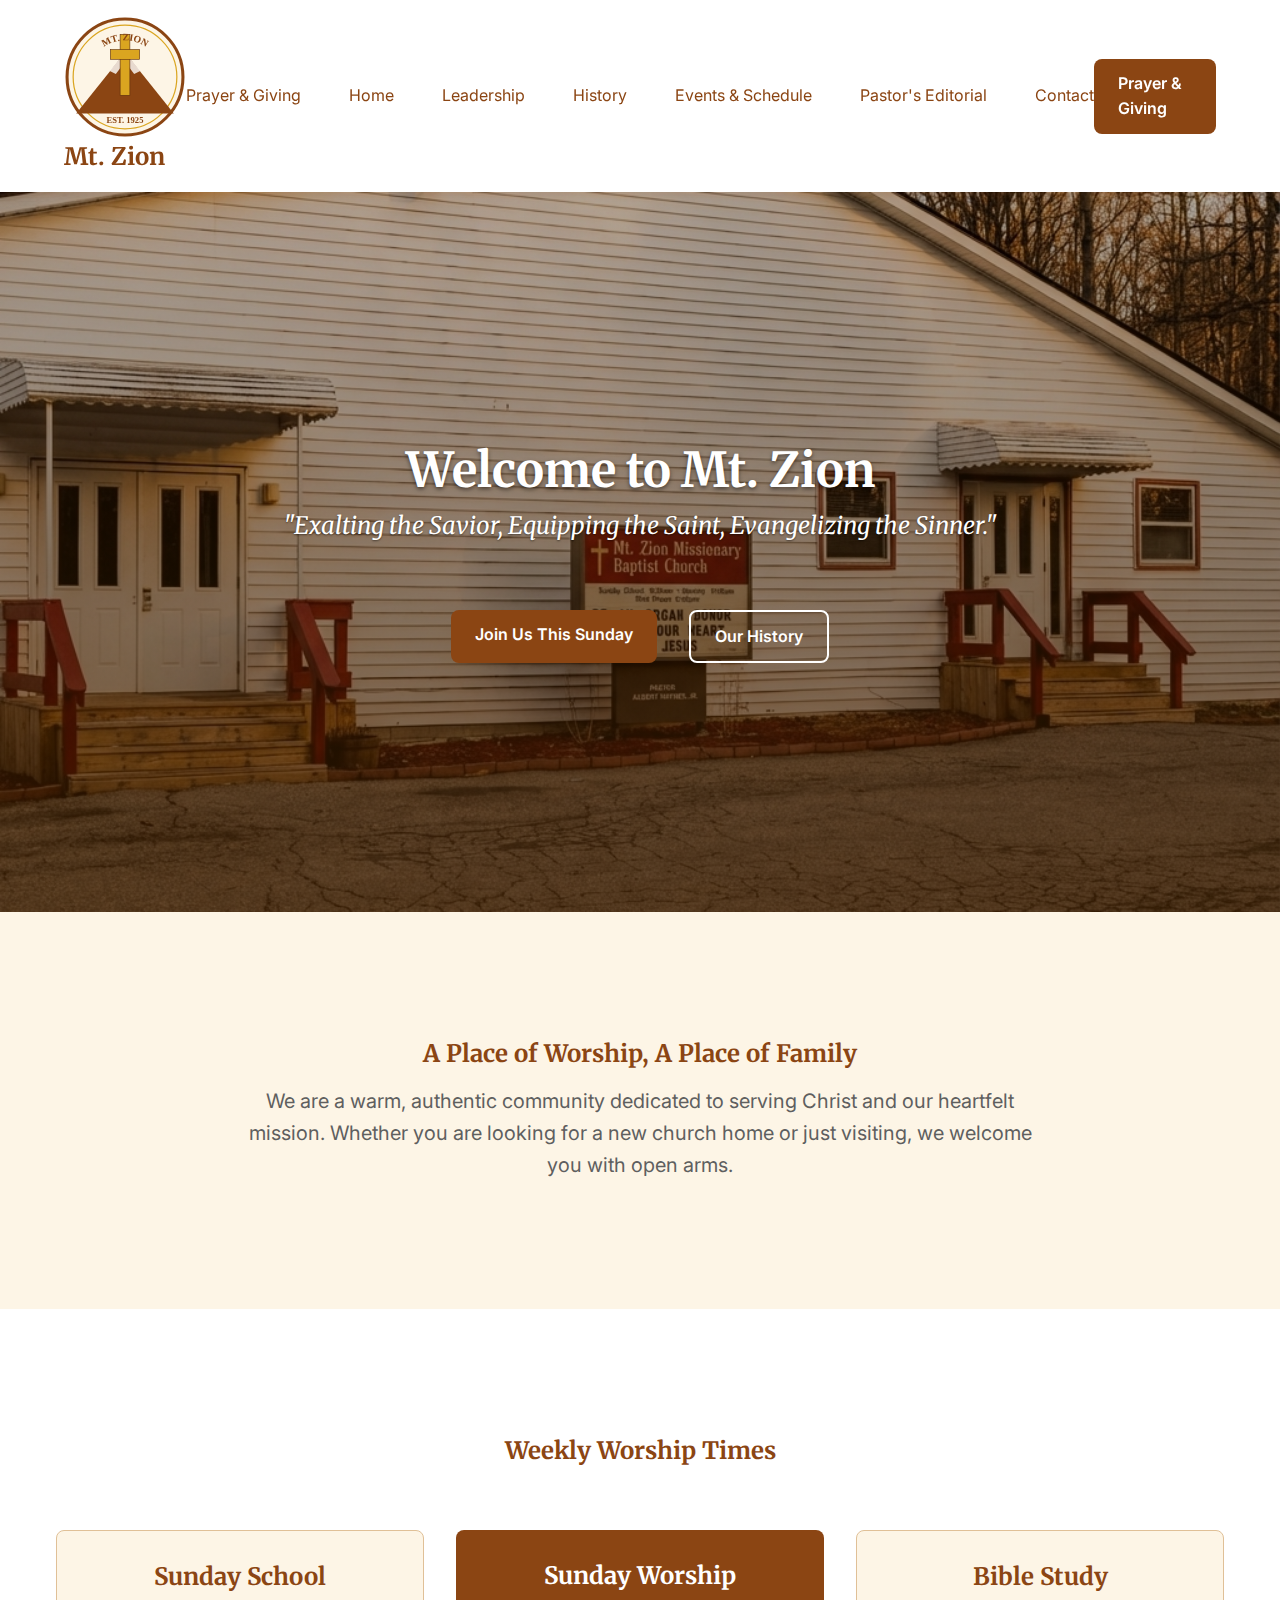
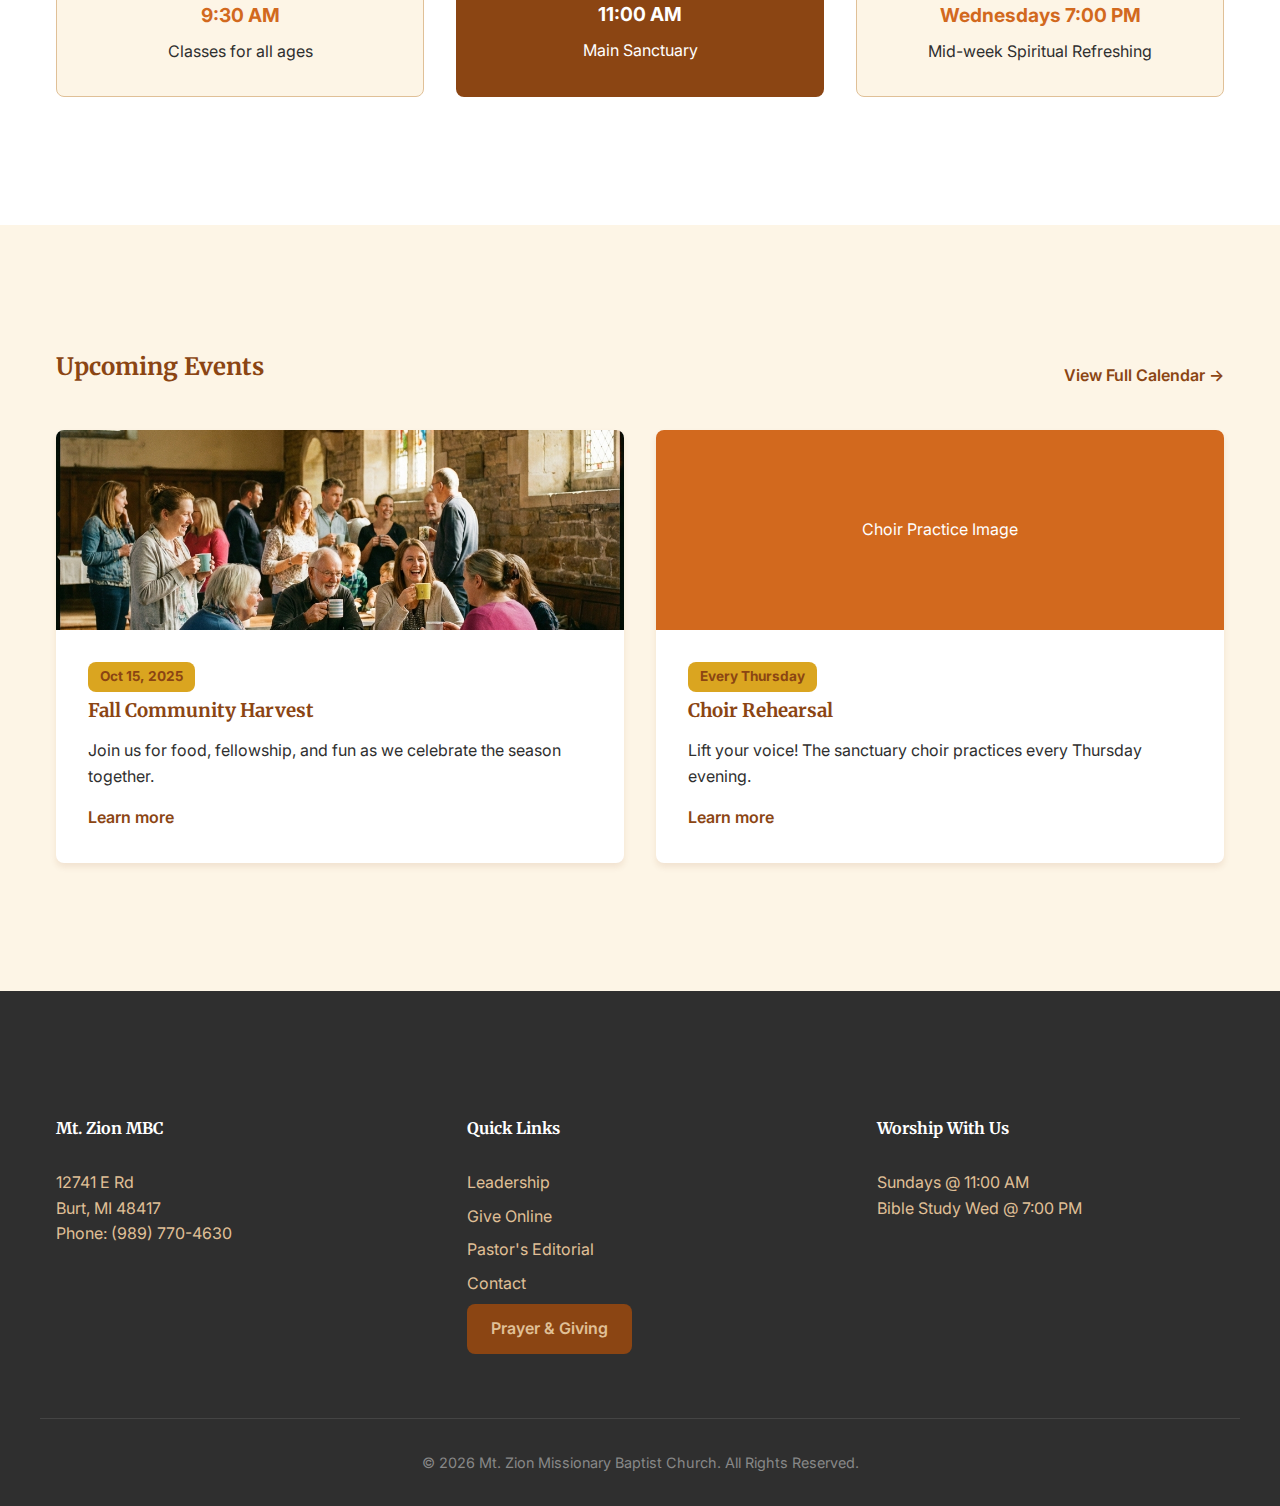
<file: index.html>
<!DOCTYPE html>
<html lang="en">

<head>
    <meta charset="UTF-8">
    <title>Mt. Zion Missionary Baptist Church</title>
    <meta name="description"
        content="Mt. Zion Missionary Baptist Church - Exalting the Savior, Equipping the Saint, Evangelizing the Sinner. Join us for worship in Burt, MI.">
    <meta name="viewport" content="width=device-width, initial-scale=1.0">
    <link rel="icon" type="image/svg+xml" href="assets/logo.svg">

    <!-- Open Graph / Facebook -->
    <meta property="og:type" content="website">
    <meta property="og:url" content="https://www.mzmbchurch.org/">
    <meta property="og:title" content="Mt. Zion Missionary Baptist Church">
    <meta property="og:description"
        content="A warm, authentic community dedicated to serving Christ. Join us for Sunday worship at 11:00 AM.">
    <meta property="og:image" content="assets/hero.jpg">
    <!-- Google Fonts: Merriweather for headings, Inter for body -->
    <link rel="preconnect" href="https://fonts.googleapis.com">
    <link rel="preconnect" href="https://fonts.gstatic.com" crossorigin>
    <link
        href="https://fonts.googleapis.com/css2?family=Inter:wght@400;500;600&family=Merriweather:wght@400;700&display=swap"
        rel="stylesheet">
    <link rel="stylesheet" href="styles.css">
</head>

<body>
    <!-- Navigation -->
    <nav class="navbar">
        <div class="container nav-container">
            <a href="index.html" class="logo">
                <img src="assets/logo.svg" alt="Mt. Zion MBC Logo">
                <span>Mt. Zion</span>
            </a>
            <button class="nav-toggle" aria-label="Toggle navigation">
                <span class="hamburger">☰</span>
            </button>
            <ul class="nav-links">
                <!-- Links Centered -->
                <li class="nav-item-giving"><a href="giving.html">Prayer & Giving</a></li>
                <li><a href="index.html" class="active">Home</a></li>
                <li><a href="leadership.html">Leadership</a></li>
                <li><a href="history.html">History</a></li>
                <li><a href="events.html">Events & Schedule</a></li>
                <li><a href="editorial.html">Pastor's Editorial</a></li>
                <li><a href="contact.html">Contact</a></li>

            </ul>
            <a href="giving.html" class="btn btn-primary nav-btn desktop-only">Prayer & Giving</a>
        </div>
    </nav>

    <!-- Hero Section -->
    <header class="hero">
        <div class="hero-overlay"></div>
        <div class="hero-content container text-center">
            <h1>Welcome to Mt. Zion</h1>
            <p class="mission-statement">"Exalting the Savior, Equipping the Saint, Evangelizing the Sinner."</p>
            <div class="hero-buttons">
                <a href="#services" class="btn btn-primary">Join Us This Sunday</a>
                <a href="history.html" class="btn btn-outline-light">Our History</a>
            </div>
        </div>
    </header>

    <!-- Welcome / Intro -->
    <section class="section section-welcome">
        <div class="container text-center">
            <h2>A Place of Worship, A Place of Family</h2>
            <p class="lead-text">We are a warm, authentic community dedicated to serving Christ and our heartfelt
                mission. Whether you are looking for a new church home or just visiting, we welcome you with open arms.
            </p>
        </div>
    </section>

    <!-- Service Times (High Visibility) -->
    <section id="services" class="section section-services">
        <div class="container">
            <h2 class="text-center">Weekly Worship Times</h2>
            <div class="services-grid">
                <div class="service-card">
                    <h3>Sunday School</h3>
                    <p class="time">9:30 AM</p>
                    <p class="details">Classes for all ages</p>
                </div>
                <div class="service-card highlight">
                    <h3>Sunday Worship</h3>
                    <p class="time">11:00 AM</p>
                    <p class="details">Main Sanctuary</p>
                </div>
                <div class="service-card">
                    <h3>Bible Study</h3>
                    <p class="time">Wednesdays 7:00 PM</p>
                    <p class="details">Mid-week Spiritual Refreshing</p>
                </div>
            </div>
        </div>
    </section>

    <!-- Featured Events Preview -->
    <section class="section section-events-preview">
        <div class="container">
            <div class="section-header">
                <h2>Upcoming Events</h2>
                <a href="events.html" class="link-arrow">View Full Calendar &rarr;</a>
            </div>
            <div class="events-grid">
                <!-- Event Placeholder 1 -->
                <article class="event-card">
                    <div class="event-image">
                        <img src="assets/community_placeholder.png" alt="Community Gathering at Church">
                    </div>
                    <div class="event-details">
                        <span class="event-date">Oct 15, 2025</span>
                        <h3>Fall Community Harvest</h3>
                        <p>Join us for food, fellowship, and fun as we celebrate the season together.</p>
                        <a href="#" class="read-more">Learn more</a>
                    </div>
                </article>
                <!-- Event Placeholder 2 -->
                <article class="event-card">
                    <div class="event-imagePlaceholder"
                        style="background-color: var(--color-secondary); height: 200px; display: flex; align-items: center; justify-content: center; color: white;">
                        <span>Choir Practice Image</span>
                    </div>
                    <div class="event-details">
                        <span class="event-date">Every Thursday</span>
                        <h3>Choir Rehearsal</h3>
                        <p>Lift your voice! The sanctuary choir practices every Thursday evening.</p>
                        <a href="#" class="read-more">Learn more</a>
                    </div>
                </article>
            </div>
        </div>
    </section>

    <!-- Footer -->
    <footer class="footer">
        <div class="container footer-content">
            <div class="footer-col">
                <h4>Mt. Zion MBC</h4>
                <p>12741 E Rd<br>Burt, MI 48417</p>
                <p>Phone: (989) 770-4630</p>
            </div>
            <div class="footer-col">
                <h4>Quick Links</h4>
                <ul>
                    <li><a href="leadership.html">Leadership</a></li>
                    <li><a href="giving.html">Give Online</a></li>
                    <li><a href="editorial.html">Pastor's Editorial</a></li>
                    <li><a href="contact.html">Contact</a></li>
                </ul>
                <a href="giving.html" class="btn btn-primary nav-btn desktop-only">Prayer & Giving</a>
            </div>
            <div class="footer-col">
                <h4>Worship With Us</h4>
                <p>Sundays @ 11:00 AM</p>
                <p>Bible Study Wed @ 7:00 PM</p>
            </div>
        </div>
        <div class="container footer-bottom text-center">
            <p>&copy; <span id="current-year"></span> Mt. Zion Missionary Baptist Church. All Rights Reserved.</p>
        </div>
    </footer>
    <script src="script.js"></script>
</body>

</html>
</file>
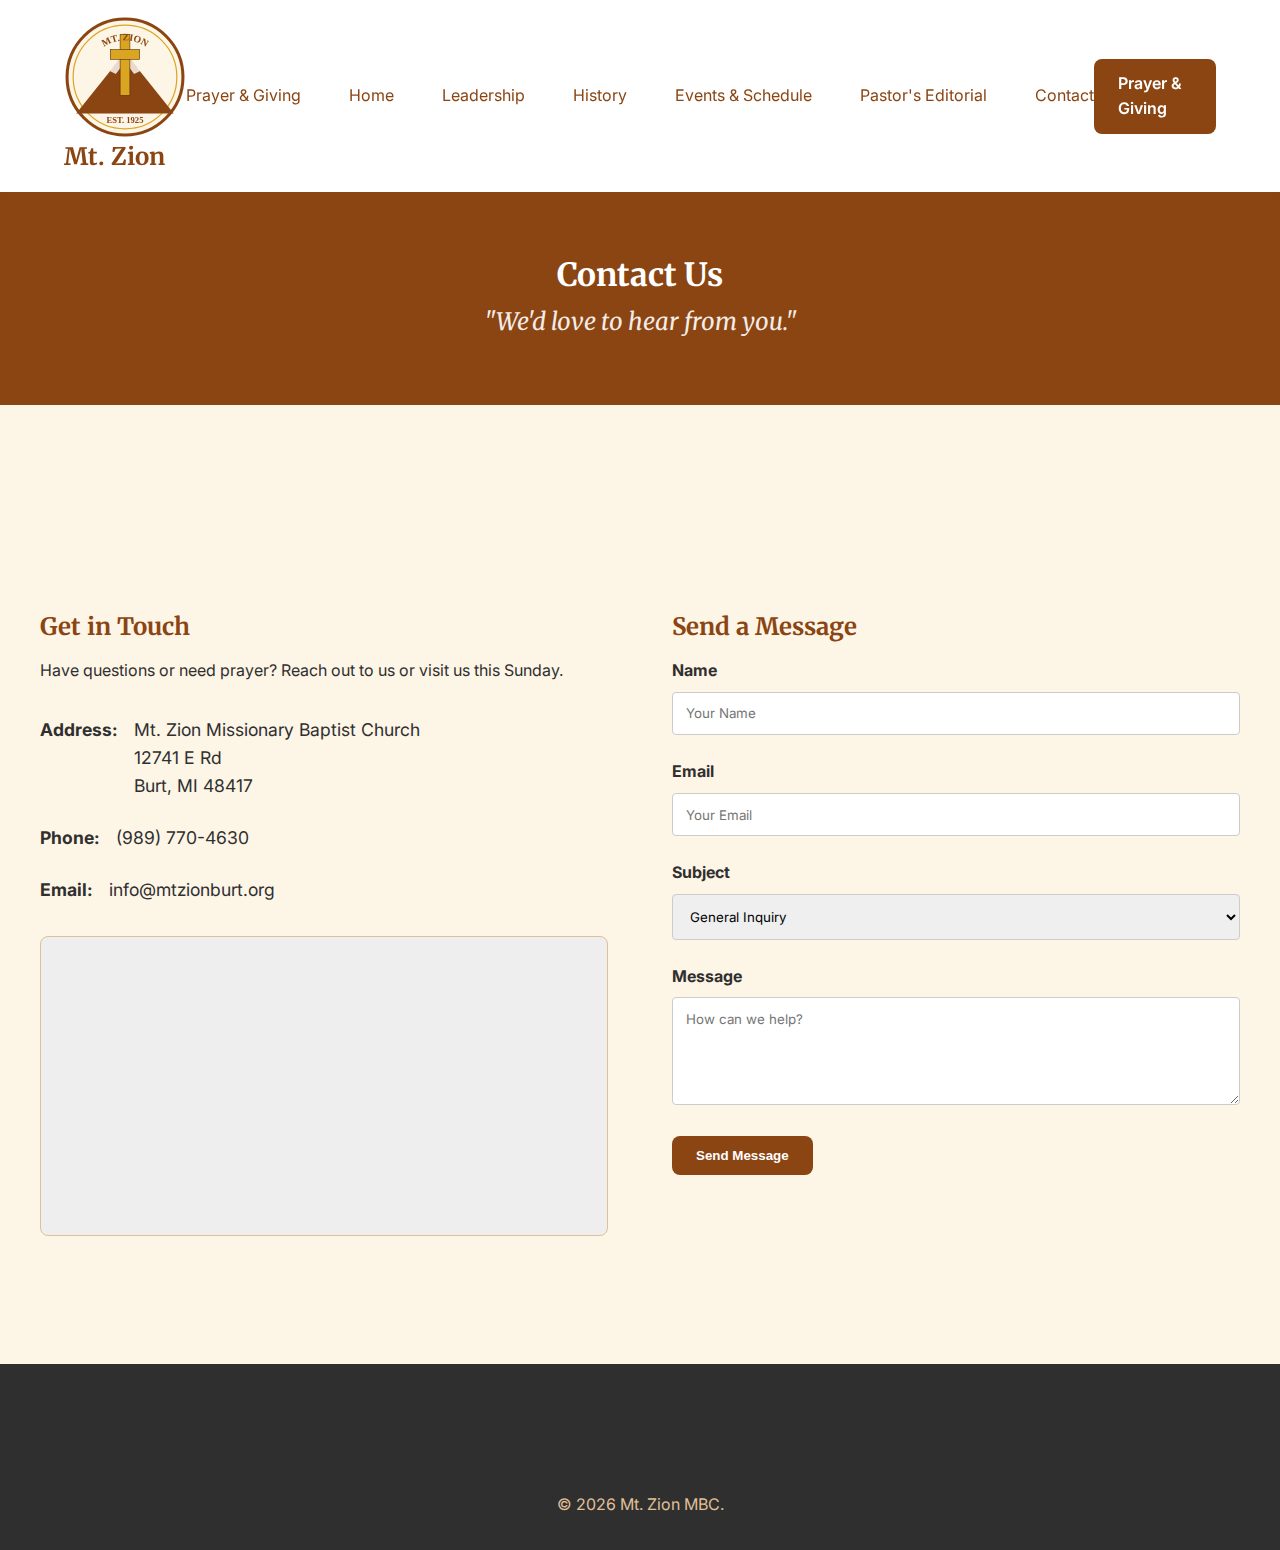
<file: contact.html>
<!DOCTYPE html>
<html lang="en">

<head>
    <meta charset="UTF-8">
    <meta name="viewport" content="width=device-width, initial-scale=1.0">
    <title>Contact Us | Mt. Zion Missionary Baptist Church</title>
    <meta name="description"
        content="Get in touch with Mt. Zion Missionary Baptist Church. Find our location, phone number, and send us a message.">
    <link rel="icon" type="image/svg+xml" href="assets/logo.svg">

    <!-- Open Graph -->
    <meta property="og:type" content="website">
    <meta property="og:url" content="https://www.mzmbchurch.org/contact.html">
    <meta property="og:title" content="Contact Us - Mt. Zion MBC">
    <meta property="og:description" content="We'd love to hear from you. Visit us in Burt, MI or send a message.">
    <meta property="og:image" content="assets/hero.jpg">
    <link
        href="https://fonts.googleapis.com/css2?family=Merriweather:wght@400;700&family=Inter:wght@400;600&display=swap"
        rel="stylesheet">
    <link rel="stylesheet" href="styles.css">
    <style>
        /* .page-header moved to styles.css */

        .split-layout {
            display: grid;
            grid-template-columns: 1fr 1fr;
            gap: 4rem;
            margin-top: 3rem;
        }

        @media(max-width: 768px) {
            .split-layout {
                grid-template-columns: 1fr;
                gap: 2rem;
            }
        }

        .contact-info {
            font-size: 1.1rem;
            margin-bottom: 2rem;
        }

        .contact-detail {
            display: flex;
            align-items: flex-start;
            gap: 1rem;
            margin-bottom: 1.5rem;
        }

        .map-container {
            width: 100%;
            height: 300px;
            background-color: #eee;
            border-radius: 8px;
            overflow: hidden;
            border: 1px solid var(--color-border);
        }

        .form-group {
            margin-bottom: 1.5rem;
        }

        .form-label {
            display: block;
            margin-bottom: 0.5rem;
            font-weight: bold;
        }

        .form-control {
            width: 100%;
            padding: 0.8rem;
            border: 1px solid #ccc;
            border-radius: 4px;
            font-family: inherit;
        }

        textarea.form-control {
            resize: vertical;
        }
    </style>
</head>

<body>
    <nav class="navbar">
        <div class="container nav-container">
            <a href="index.html" class="logo">
                <img src="assets/logo.svg" alt="Mt. Zion MBC Logo">
                <span>Mt. Zion</span>
            </a>
            <button class="nav-toggle" aria-label="Toggle navigation">
                <span class="hamburger">☰</span>
            </button>
            <ul class="nav-links">
                <!-- Links Centered -->
                <li class="nav-item-giving"><a href="giving.html">Prayer & Giving</a></li>
                <!-- Links Centered -->
                <li><a href="index.html">Home</a></li>
                <li><a href="leadership.html">Leadership</a></li>
                <li><a href="history.html">History</a></li>
                <li><a href="events.html">Events & Schedule</a></li>
                <li><a href="editorial.html">Pastor's Editorial</a></li>
                <li><a href="contact.html" class="active">Contact</a></li>
            </ul>
            <a href="giving.html" class="btn btn-primary nav-btn desktop-only">Prayer & Giving</a>
        </div>
    </nav>

    <header class="page-header text-center">
        <div class="container">
            <h1>Contact Us</h1>
            <p>"We'd love to hear from you."</p>
        </div>
    </header>

    <main class="container section">
        <div class="split-layout">
            <!-- Contact Info & Map -->
            <section>
                <h2>Get in Touch</h2>
                <p style="margin-bottom: 2rem;">Have questions or need prayer? Reach out to us or visit us this Sunday.
                </p>

                <div class="contact-info">
                    <div class="contact-detail">
                        <strong>Address:</strong>
                        <div>
                            Mt. Zion Missionary Baptist Church<br>
                            12741 E Rd<br>
                            Burt, MI 48417
                        </div>
                    </div>
                    <div class="contact-detail">
                        <strong>Phone:</strong>
                        <div>(989) 770-4630</div>
                    </div>
                    <!-- Email placeholder if not provided, but good to have structure -->
                    <div class="contact-detail">
                        <strong>Email:</strong>
                        <div>info@mtzionburt.org</div>
                    </div>
                </div>

                <div class="map-container">
                    <iframe
                        src="https://www.google.com/maps/embed?pb=!1m18!1m12!1m3!1d2919.645678912345!2d-83.9!3d43.2!2m3!1f0!2f0!3f0!3m2!1i1024!2i768!4f13.1!3m3!1m2!1s0x0%3A0x0!2zMTI3NDEgRSBSZCwgQnVydCwgTUkgNDg0MTc!5e0!3m2!1sen!2sus!4v1600000000000!5m2!1sen!2sus"
                        width="100%" height="100%" style="border:0;" allowfullscreen="" loading="lazy"
                        title="Church Location">
                    </iframe>
                </div>
            </section>

            <!-- Contact Form -->
            <section>
                <h2>Send a Message</h2>
                <form action="#" method="POST">
                    <div class="form-group">
                        <label for="name" class="form-label">Name</label>
                        <input type="text" id="name" class="form-control" placeholder="Your Name" required>
                    </div>
                    <div class="form-group">
                        <label for="email" class="form-label">Email</label>
                        <input type="email" id="email" class="form-control" placeholder="Your Email" required>
                    </div>
                    <div class="form-group">
                        <label for="subject" class="form-label">Subject</label>
                        <select id="subject" class="form-control">
                            <option value="General Inquiry">General Inquiry</option>
                            <option value="Prayer Request">Prayer Request</option>
                            <option value="Pastoral Care">Pastoral Care</option>
                            <option value="Other">Other</option>
                        </select>
                    </div>
                    <div class="form-group">
                        <label for="message" class="form-label">Message</label>
                        <textarea id="message" class="form-control" rows="5" placeholder="How can we help?"
                            required></textarea>
                    </div>
                    <button type="submit" class="btn btn-primary">Send Message</button>
                </form>
            </section>
        </div>
    </main>

    <footer class="footer">
        <div class="container text-center">
            <p>&copy; <span id="current-year"></span> Mt. Zion MBC.</p>
        </div>
    </footer>
    <script src="script.js"></script>
</body>

</html>
</file>
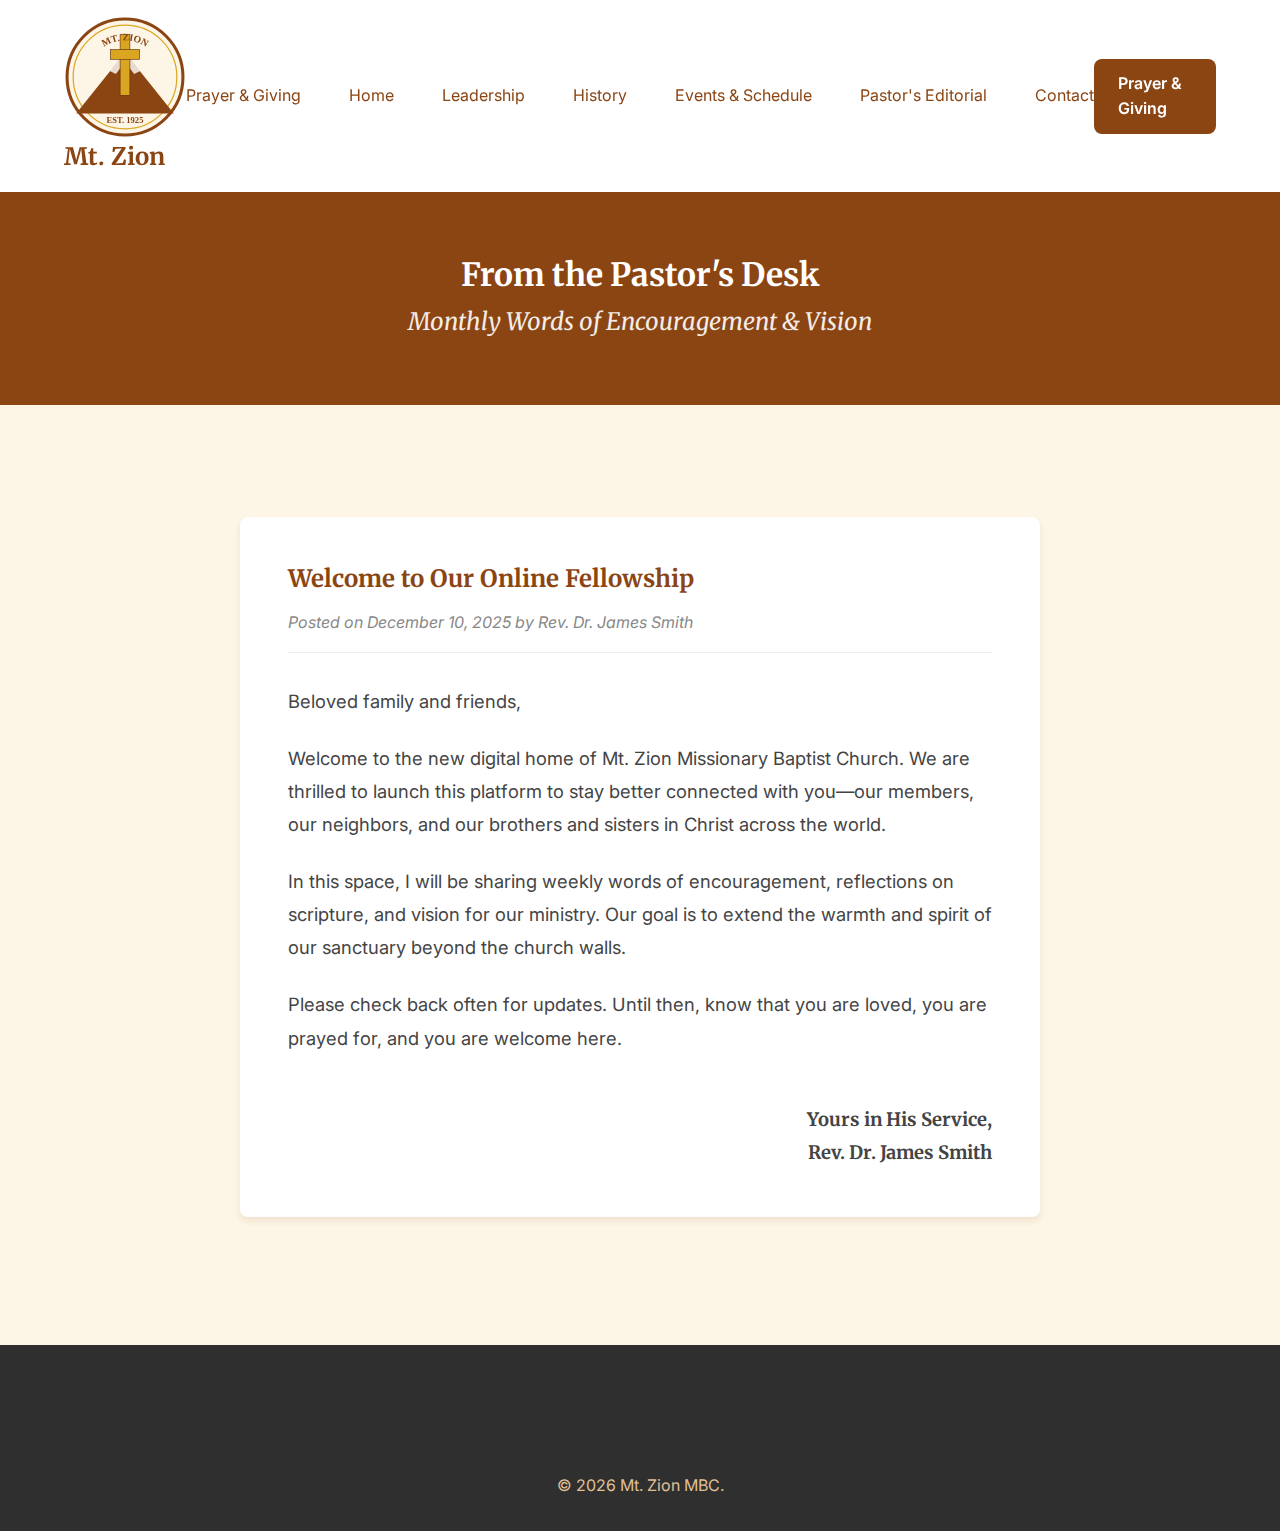
<file: editorial.html>
<!DOCTYPE html>
<html lang="en">

<head>
    <meta charset="UTF-8">
    <meta name="viewport" content="width=device-width, initial-scale=1.0">
    <title>Pastor's Editorial | Mt. Zion Missionary Baptist Church</title>
    <meta name="description"
        content="Read the latest spiritual insights and messages from the Pastor of Mt. Zion Missionary Baptist Church.">
    <link rel="icon" type="image/svg+xml" href="assets/logo.svg">

    <!-- Open Graph -->
    <meta property="og:type" content="article">
    <meta property="og:url" content="https://www.mzmbchurch.org/editorial.html">
    <meta property="og:title" content="Pastor's Editorial - Mt. Zion MBC">
    <meta property="og:description" content="A word from the Pastor to encourage and guide our community.">
    <meta property="og:image" content="assets/pastor_placeholder.png">
    <!-- Google Fonts: Merriweather for headings, Inter for body -->
    <link
        href="https://fonts.googleapis.com/css2?family=Merriweather:wght@400;700&family=Inter:wght@400;600&display=swap"
        rel="stylesheet">
    <link rel="stylesheet" href="styles.css">
    <style>
        /* .page-header moved to styles.css */

        .editorial-content {
            max-width: 800px;
            margin: 0 auto;
            background: white;
            padding: 3rem;
            margin-top: -3rem;
            border-radius: 8px;
            box-shadow: var(--shadow-card);
            position: relative;
            z-index: 10;
        }

        .meta {
            color: #888;
            font-style: italic;
            margin-bottom: 2rem;
            border-bottom: 1px solid #eee;
            padding-bottom: 1rem;
        }

        .article-body {
            font-size: 1.15rem;
            line-height: 1.8;
            color: #444;
        }

        .article-body p {
            margin-bottom: 1.5rem;
        }

        .pastor-sig {
            margin-top: 3rem;
            font-weight: bold;
            font-family: var(--font-heading);
            text-align: right;
        }

        @media(max-width: 600px) {
            .editorial-content {
                padding: 1.5rem;
                margin-top: 0;
            }
        }
    </style>
</head>

<body>
    <nav class="navbar">
        <div class="container nav-container">
            <a href="index.html" class="logo">
                <img src="assets/logo.svg" alt="Mt. Zion MBC Logo">
                <span>Mt. Zion</span>
            </a>
            <button class="nav-toggle">☰</button>
            <ul class="nav-links">
                <!-- Links Centered -->
                <li class="nav-item-giving"><a href="giving.html">Prayer & Giving</a></li>

                <li><a href="index.html">Home</a></li>
                <li><a href="leadership.html">Leadership</a></li>
                <li><a href="history.html">History</a></li>
                <li><a href="events.html">Events & Schedule</a></li>
                <li><a href="editorial.html" class="active">Pastor's Editorial</a></li>
                <li><a href="contact.html">Contact</a></li>

            </ul>
            <a href="giving.html" class="btn btn-primary nav-btn desktop-only">Prayer & Giving</a>
        </div>
    </nav>

    <header class="page-header text-center">
        <div class="container">
            <h1>From the Pastor's Desk</h1>
            <p>Monthly Words of Encouragement & Vision</p>
        </div>
    </header>

    <main class="container section">
        <article class="editorial-content">
            <!-- Loading Indicator -->
            <div id="editorial-loader" class="loader" role="status" aria-label="Loading editorial content"></div>

            <div id="editorial-content-wrapper" aria-live="polite">
                <h2 id="editorial-title">Welcome to Our Online Fellowship</h2>
                <div class="meta">
                    <span id="editorial-date">Posted on December 10, 2025</span>
                    <span id="editorial-author">by Rev. Dr. James Smith</span>
                </div>

                <div class="article-body" id="editorial-body">
                    <!-- CMS INTEGRATION PLACEHOLDER: This content will be replaced by dynamic data in the future -->
                    <p>Beloved family and friends,</p>
                    <p>Welcome to the new digital home of Mt. Zion Missionary Baptist Church. We are thrilled to launch
                        this
                        platform to stay better connected with you—our members, our neighbors, and our brothers and
                        sisters
                        in Christ across the world.</p>
                    <p>In this space, I will be sharing weekly words of encouragement, reflections on scripture, and
                        vision
                        for our ministry. Our goal is to extend the warmth and spirit of our sanctuary beyond the church
                        walls.</p>
                    <p>Please check back often for updates. Until then, know that you are loved, you are prayed for, and
                        you
                        are welcome here.</p>

                    <div class="pastor-sig">
                        Yours in His Service,<br>
                        Rev. Dr. James Smith
                    </div>
                </div>
            </div>
            <!-- End Content Wrapper -->
        </article>
    </main>

    <footer class="footer">
        <div class="container text-center">
            <p>&copy; <span id="current-year"></span> Mt. Zion MBC.</p>
        </div>
    </footer>
    <script src="script.js"></script>
</body>

</html>
</file>
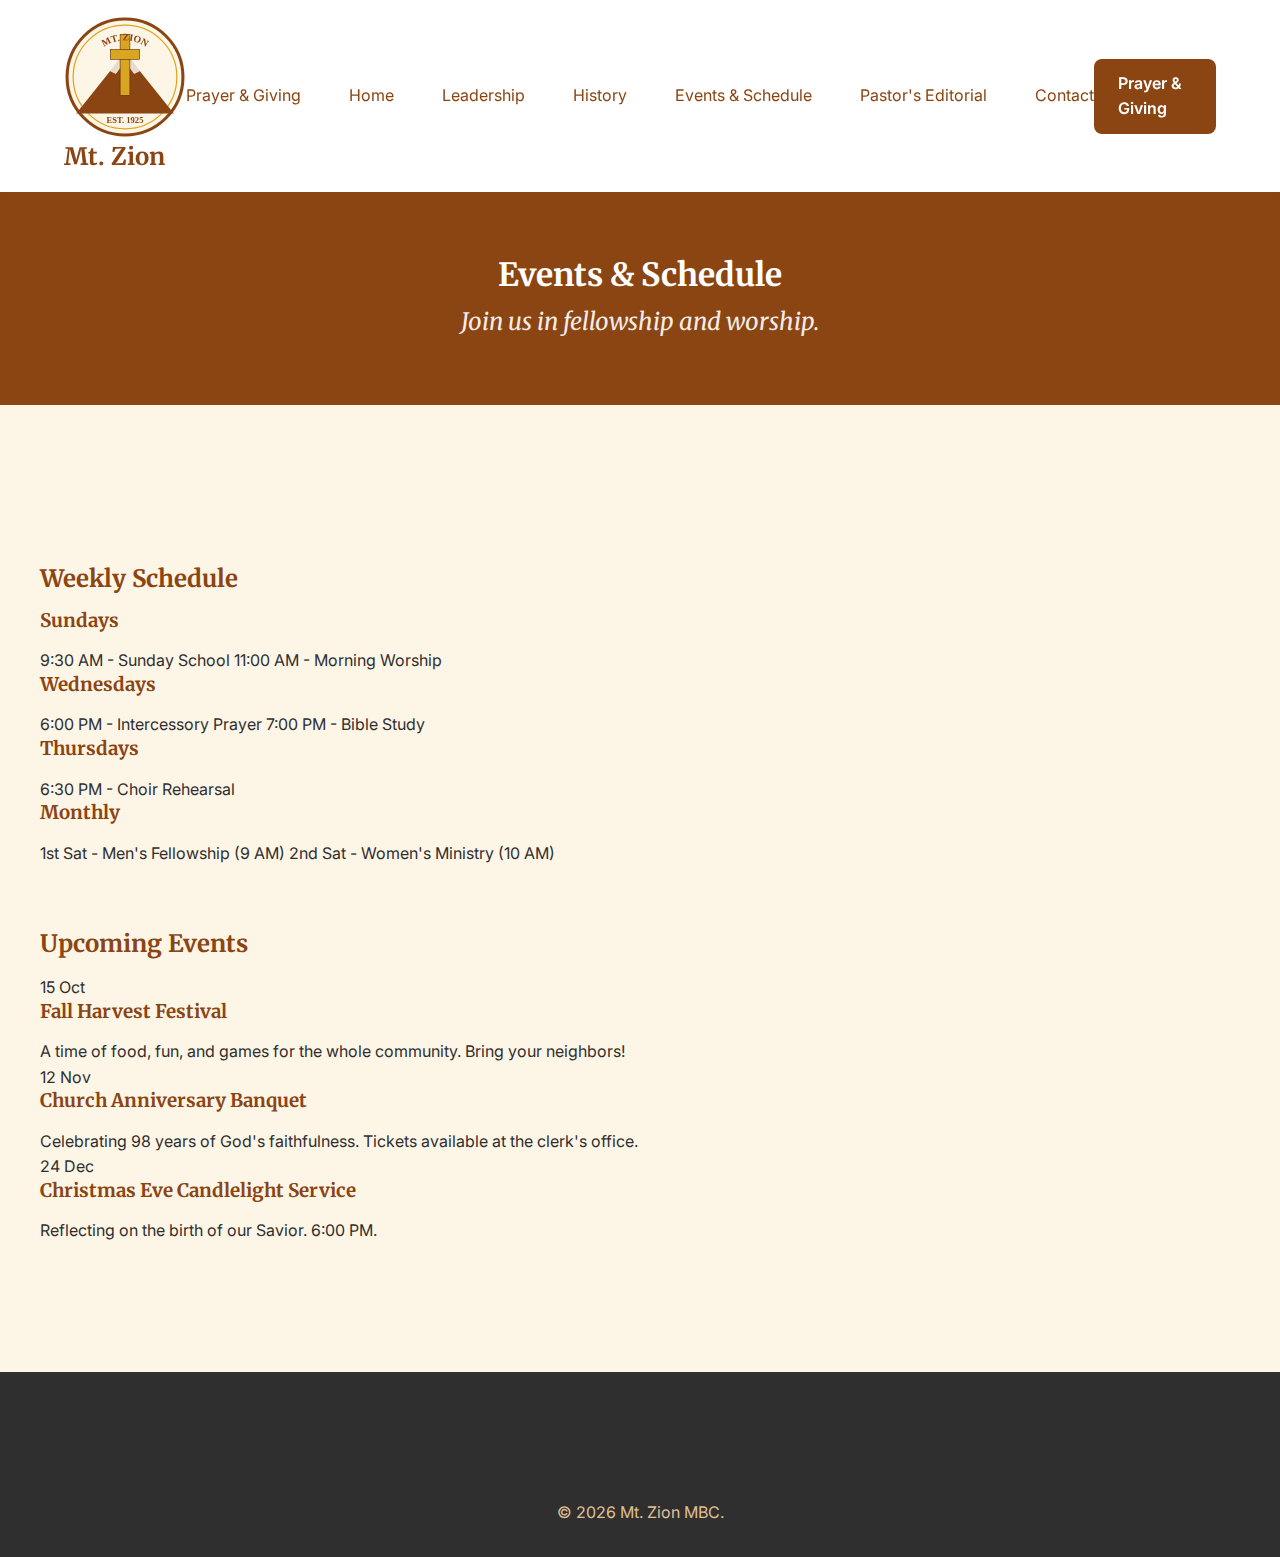
<file: events.html>
<!DOCTYPE html>
<html lang="en">

<head>
    <meta charset="UTF-8">
    <meta name="viewport" content="width=device-width, initial-scale=1.0">
    <title>Events & Schedule | Mt. Zion Missionary Baptist Church</title>
    <meta name="description"
        content="Stay up to date with upcoming events, worship services, and community gatherings at Mt. Zion Missionary Baptist Church.">
    <link rel="icon" type="image/svg+xml" href="assets/logo.svg">

    <!-- Open Graph -->
    <meta property="og:type" content="website">
    <meta property="og:url" content="https://www.mzmbchurch.org/events.html">
    <meta property="og:title" content="Events & Schedule - Mt. Zion MBC">
    <meta property="og:description"
        content="Join us for worship, bible study, and community events. See what's happening this week.">
    <meta property="og:image" content="assets/community_placeholder.png">
    <!-- Google Fonts: Merriweather for headings, Inter for body -->
    <link
        href="https://fonts.googleapis.com/css2?family=Merriweather:wght@400;700&family=Inter:wght@400;600&display=swap"
        rel="stylesheet">
    <link rel="stylesheet" href="styles.css">
    <style>
        /* .page-header moved to styles.css */

        /* Styles moved to styles.css */
    </style>
</head>

<body>
    <nav class="navbar">
        <div class="container nav-container">
            <a href="index.html" class="logo">
                <img src="assets/logo.svg" alt="Mt. Zion MBC Logo">
                <span>Mt. Zion</span>
            </a>
            <button class="nav-toggle">☰</button>
            <ul class="nav-links">
                <!-- Links Centered -->
                <li class="nav-item-giving"><a href="giving.html">Prayer & Giving</a></li>
                <li><a href="index.html">Home</a></li>
                <li><a href="leadership.html">Leadership</a></li>
                <li><a href="history.html">History</a></li>
                <li><a href="events.html" class="active">Events & Schedule</a></li>
                <li><a href="editorial.html">Pastor's Editorial</a></li>
                <li><a href="contact.html">Contact</a></li>

            </ul>
            <a href="giving.html" class="btn btn-primary nav-btn desktop-only">Prayer & Giving</a>
        </div>
    </nav>

    <header class="page-header text-center">
        <div class="container">
            <h1>Events & Schedule</h1>
            <p>Join us in fellowship and worship.</p>
        </div>
    </header>

    <main class="container section">
        <!-- Recurring Weekly Schedule -->
        <h2>Weekly Schedule</h2>
        <div class="schedule-grid">
            <div class="schedule-item">
                <h3>Sundays</h3>
                <span class="schedule-time">9:30 AM - Sunday School</span>
                <span class="schedule-time">11:00 AM - Morning Worship</span>
            </div>
            <div class="schedule-item">
                <h3>Wednesdays</h3>
                <span class="schedule-time">6:00 PM - Intercessory Prayer</span>
                <span class="schedule-time">7:00 PM - Bible Study</span>
            </div>
            <div class="schedule-item">
                <h3>Thursdays</h3>
                <span class="schedule-time">6:30 PM - Choir Rehearsal</span>
            </div>
            <div class="schedule-item">
                <h3>Monthly</h3>
                <span class="schedule-time">1st Sat - Men's Fellowship (9 AM)</span>
                <span class="schedule-time">2nd Sat - Women's Ministry (10 AM)</span>
            </div>
        </div>

        <!-- Upcoming Events List -->
        <h2 style="margin-top: 4rem;">Upcoming Events</h2>
        <div class="calendar-list">
            <article class="calendar-item">
                <div class="date-box">
                    <span class="day">15</span>
                    <span class="month">Oct</span>
                </div>
                <div class="content">
                    <h3>Fall Harvest Festival</h3>
                    <p>A time of food, fun, and games for the whole community. Bring your neighbors!</p>
                </div>
            </article>
            <article class="calendar-item">
                <div class="date-box">
                    <span class="day">12</span>
                    <span class="month">Nov</span>
                </div>
                <div class="content">
                    <h3>Church Anniversary Banquet</h3>
                    <p>Celebrating 98 years of God's faithfulness. Tickets available at the clerk's office.</p>
                </div>
            </article>
            <article class="calendar-item">
                <div class="date-box">
                    <span class="day">24</span>
                    <span class="month">Dec</span>
                </div>
                <div class="content">
                    <h3>Christmas Eve Candlelight Service</h3>
                    <p>Reflecting on the birth of our Savior. 6:00 PM.</p>
                </div>
            </article>
        </div>
    </main>

    <footer class="footer">
        <div class="container text-center">
            <p>&copy; <span id="current-year"></span> Mt. Zion MBC.</p>
        </div>
    </footer>
    <script src="script.js"></script>
</body>

</html>
</file>
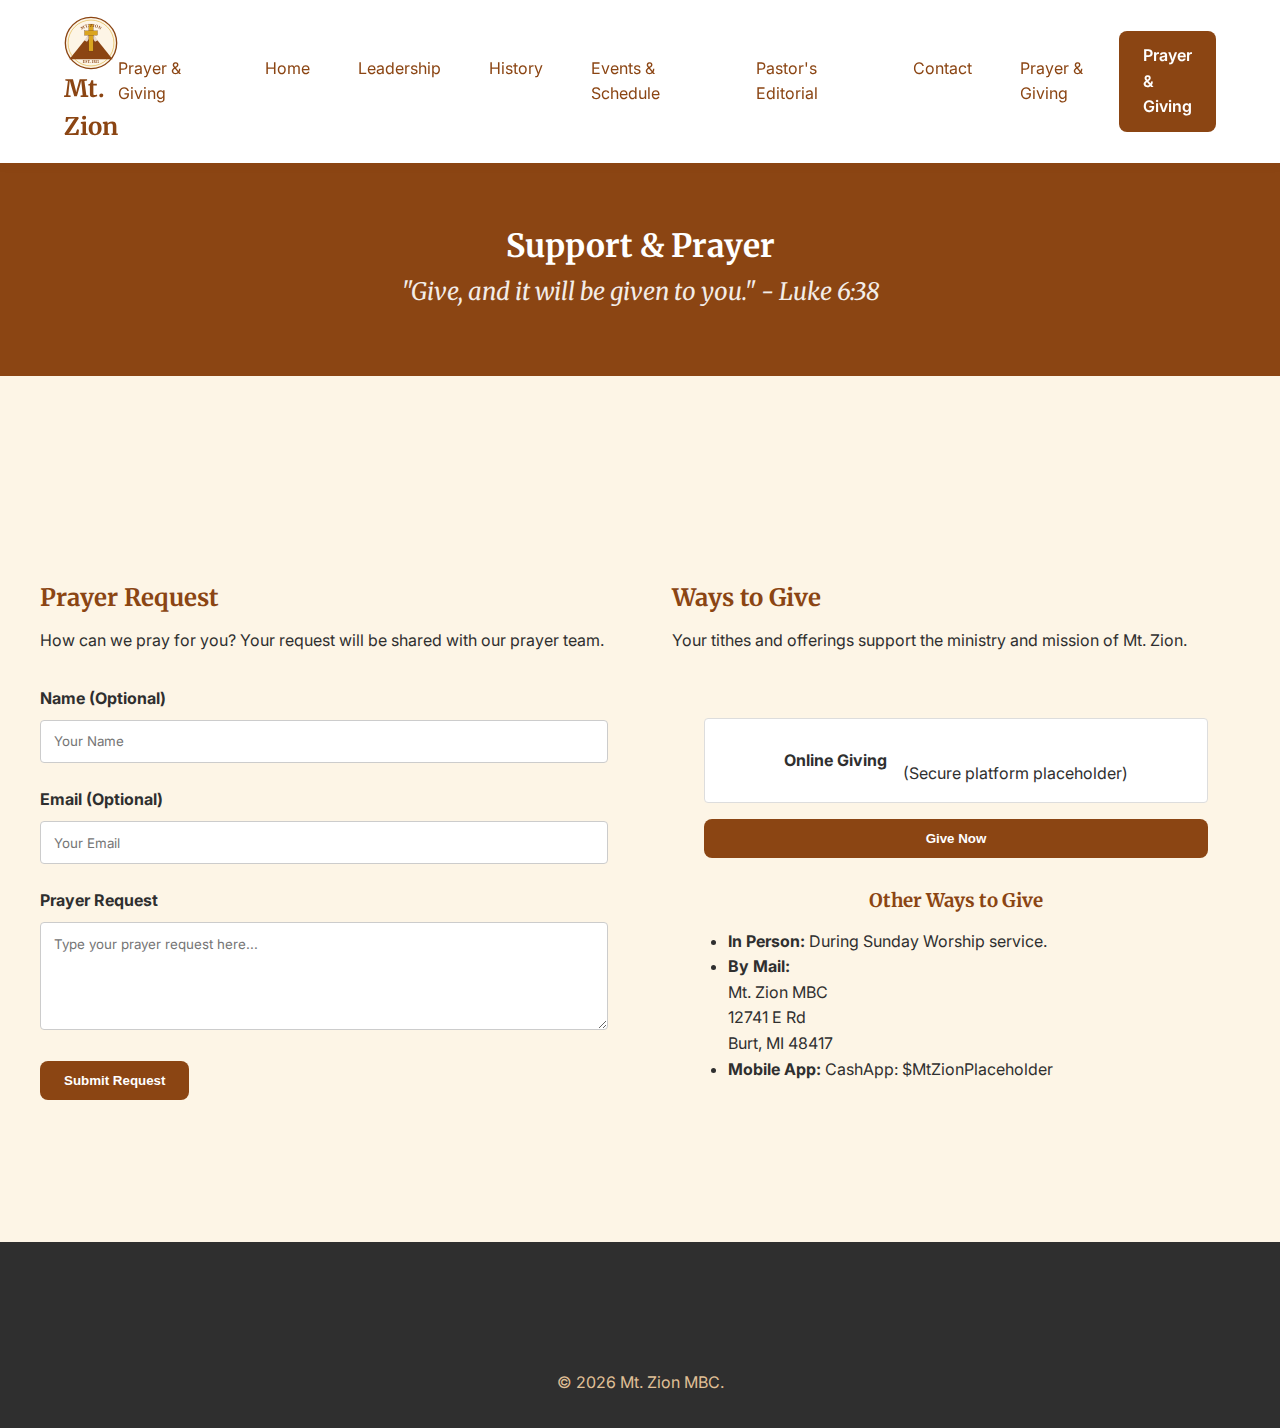
<file: giving.html>
<!DOCTYPE html>
<html lang="en">

<head>
    <meta charset="UTF-8">
    <meta name="viewport" content="width=device-width, initial-scale=1.0">
    <title>Prayer & Giving | Mt. Zion Missionary Baptist Church</title>
    <meta name="description"
        content="Submit prayer requests or support the ministry of Mt. Zion Missionary Baptist Church through online giving.">
    <link rel="icon" type="image/svg+xml" href="assets/logo.svg">

    <!-- Open Graph -->
    <meta property="og:type" content="website">
    <meta property="og:url" content="https://www.mzmbchurch.org/giving.html">
    <meta property="og:title" content="Prayer & Giving - Mt. Zion MBC">
    <meta property="og:description" content="Support our mission and share your prayer needs with us.">
    <meta property="og:image" content="assets/hero.jpg">

    <!-- Google Fonts: Merriweather for headings, Inter for body -->
    <link
        href="https://fonts.googleapis.com/css2?family=Merriweather:wght@400;700&family=Inter:wght@400;600&display=swap"
        rel="stylesheet">
    <link rel="stylesheet" href="styles.css">
    <style>
        /* .page-header moved to styles.css */

        .split-layout {
            display: grid;
            grid-template-columns: 1fr 1fr;
            gap: 4rem;
            margin-top: 3rem;
        }

        @media(max-width: 768px) {
            .split-layout {
                grid-template-columns: 1fr;
                gap: 2rem;
            }
        }

        .form-group {
            margin-bottom: 1.5rem;
        }

        .form-label {
            display: block;
            margin-bottom: 0.5rem;
            font-weight: bold;
        }

        .form-control {
            width: 100%;
            padding: 0.8rem;
            border: 1px solid #ccc;
            border-radius: 4px;
            font-family: inherit;
        }

        .giving-options {
            background: var(--color-background);
            padding: 2rem;
            border-radius: 8px;
            text-align: center;
        }

        .giving-method {
            background: white;
            padding: 1rem;
            border-radius: 4px;
            margin-bottom: 1rem;
            border: 1px solid #ddd;
            display: flex;
            align-items: center;
            justify-content: center;
            gap: 1rem;
        }
    </style>
</head>

<body>
    <nav class="navbar">
        <div class="container nav-container">
            <a href="index.html" class="logo">
                <img src="assets/logo.svg" alt="Mt. Zion MBC Logo">
                <span>Mt. Zion</span>
            </a>
            <button class="nav-toggle">☰</button>
            <ul class="nav-links">
                <!-- Links Centered -->
                <li class="nav-item-giving"><a href="giving.html">Prayer & Giving</a></li>
                <li><a href="index.html">Home</a></li>
                <li><a href="leadership.html">Leadership</a></li>
                <li><a href="history.html">History</a></li>
                <li><a href="events.html">Events & Schedule</a></li>
                <li><a href="editorial.html">Pastor's Editorial</a></li>
                <li><a href="contact.html">Contact</a></li>
                <li><a href="giving.html" class="active">Prayer & Giving</a></li>
            </ul>
            <a href="giving.html" class="btn btn-primary nav-btn desktop-only">Prayer & Giving</a>
        </div>
    </nav>

    <header class="page-header text-center">
        <div class="container">
            <h1>Support & Prayer</h1>
            <p>"Give, and it will be given to you." - Luke 6:38</p>
        </div>
    </header>

    <main class="container section">
        <div class="split-layout">
            <!-- Prayer Request Form -->
            <section>
                <h2>Prayer Request</h2>
                <p style="margin-bottom: 2rem;">How can we pray for you? Your request will be shared with our prayer
                    team.</p>
                <form action="#" method="POST"> <!-- Placeholder action -->
                    <div class="form-group">
                        <label for="name" class="form-label">Name (Optional)</label>
                        <input type="text" id="name" class="form-control" placeholder="Your Name">
                    </div>
                    <div class="form-group">
                        <label for="email" class="form-label">Email (Optional)</label>
                        <input type="email" id="email" class="form-control" placeholder="Your Email">
                    </div>
                    <div class="form-group">
                        <label for="request" class="form-label">Prayer Request</label>
                        <textarea id="request" class="form-control" rows="5"
                            placeholder="Type your prayer request here..." required></textarea>
                    </div>
                    <button type="submit" class="btn btn-primary">Submit Request</button>
                </form>
            </section>

            <!-- Giving Section -->
            <section>
                <h2>Ways to Give</h2>
                <p style="margin-bottom: 2rem;">Your tithes and offerings support the ministry and mission of Mt. Zion.
                </p>

                <div class="giving-options">
                    <div class="giving-method">
                        <strong>Online Giving</strong><br>
                        (Secure platform placeholder)
                    </div>
                    <button class="btn btn-primary" style="width: 100%; margin-bottom: 2rem;">Give Now</button>

                    <h3>Other Ways to Give</h3>
                    <ul style="text-align: left; margin-top: 1rem; list-style: disc; padding-left: 1.5rem;">
                        <li><strong>In Person:</strong> During Sunday Worship service.</li>
                        <li><strong>By Mail:</strong><br>Mt. Zion MBC<br>12741 E Rd<br>Burt, MI 48417</li>
                        <li><strong>Mobile App:</strong> CashApp: $MtZionPlaceholder</li>
                    </ul>
                </div>
            </section>
        </div>
    </main>

    <footer class="footer">
        <div class="container text-center">
            <p>&copy; <span id="current-year"></span> Mt. Zion MBC.</p>
        </div>
    </footer>
    <script src="script.js"></script>
</body>

</html>
</file>
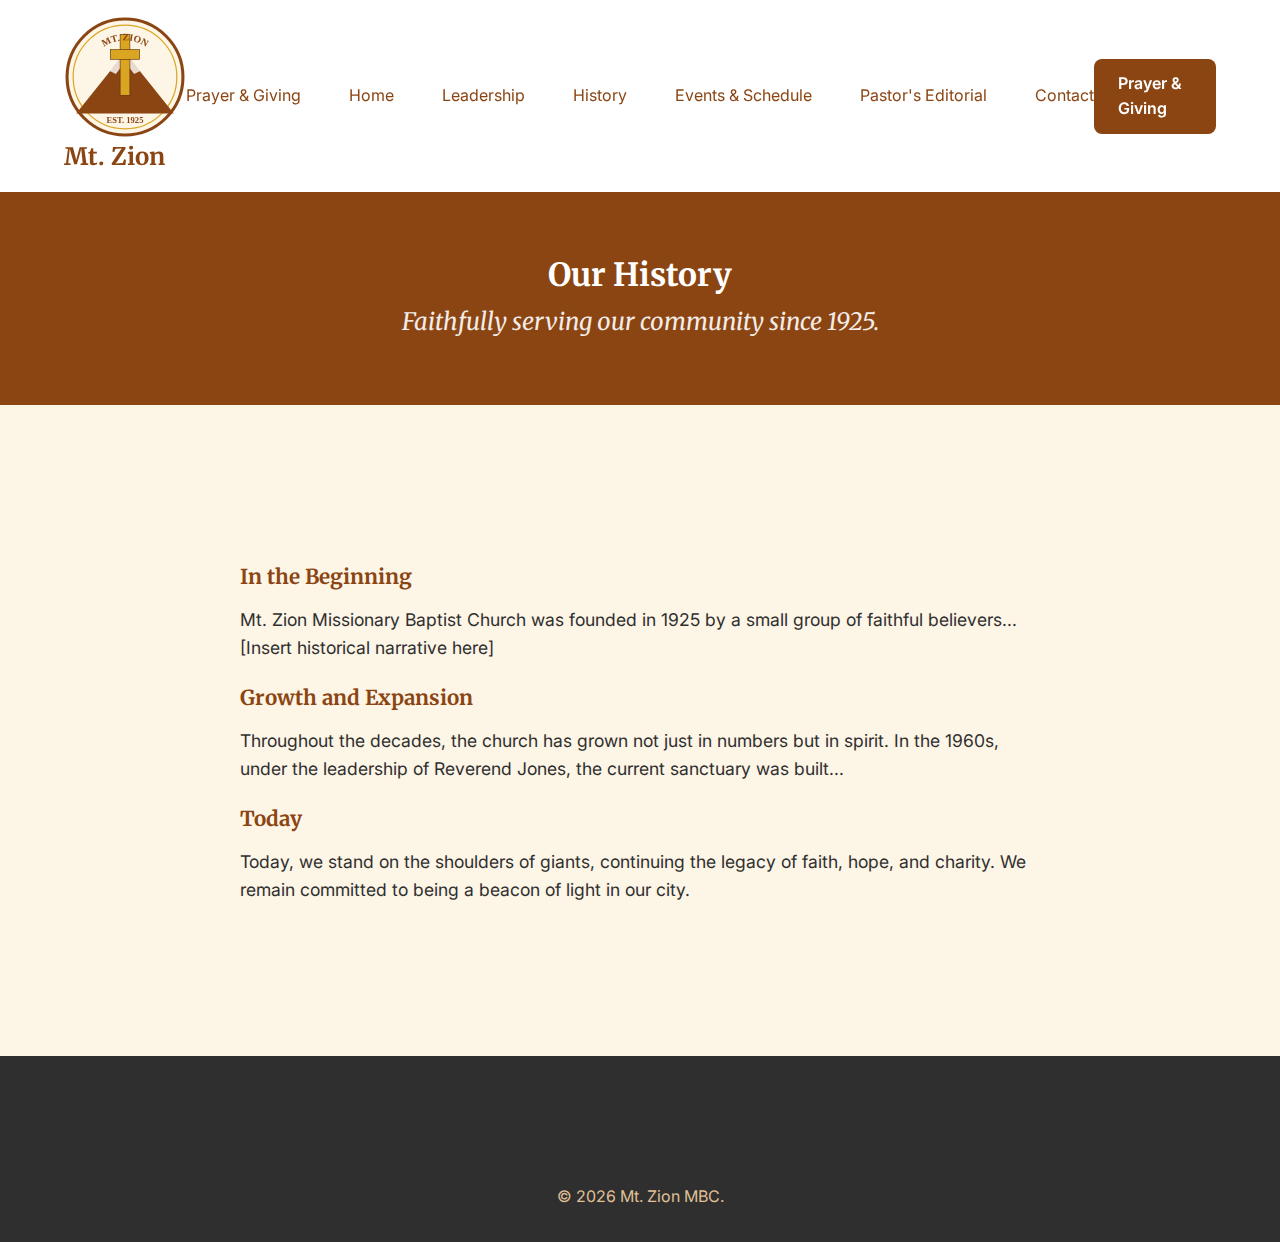
<file: history.html>
<!DOCTYPE html>
<html lang="en">

<head>
    <meta charset="UTF-8">
    <meta name="viewport" content="width=device-width, initial-scale=1.0">
    <title>Our History | Mt. Zion Missionary Baptist Church</title>
    <meta name="description"
        content="Explore the rich history of Mt. Zion Missionary Baptist Church, serving the Burt, MI community for over 40 years.">
    <link rel="icon" type="image/svg+xml" href="assets/logo.svg">

    <!-- Open Graph -->
    <meta property="og:type" content="article">
    <meta property="og:url" content="https://www.mzmbchurch.org/history.html">
    <meta property="og:title" content="Our History - Mt. Zion MBC">
    <meta property="og:description" content="From humble beginnings to a growing family of faith. Read our story.">
    <meta property="og:image" content="assets/hero.jpg">
    <link
        href="https://fonts.googleapis.com/css2?family=Merriweather:wght@400;700&family=Inter:wght@400;600&display=swap"
        rel="stylesheet">
    <link rel="stylesheet" href="styles.css">
    <style>
        /* .page-header moved to styles.css */

        .history-text {
            max-width: 800px;
            margin: 0 auto;
            font-size: 1.1rem;
        }

        .history-text p {
            margin-bottom: 1.5rem;
        }
    </style>
</head>

<body>
    <nav class="navbar">
        <div class="container nav-container">
            <a href="index.html" class="logo">
                <img src="assets/logo.svg" alt="Mt. Zion MBC Logo">
                <span>Mt. Zion</span>
            </a>
            <button class="nav-toggle">☰</button>
            <ul class="nav-links">
                <!-- Links Centered -->
                <li class="nav-item-giving"><a href="giving.html">Prayer & Giving</a></li>
                <li><a href="index.html">Home</a></li>
                <li><a href="leadership.html">Leadership</a></li>
                <li><a href="history.html" class="active">History</a></li>
                <li><a href="events.html">Events & Schedule</a></li>
                <li><a href="editorial.html">Pastor's Editorial</a></li>
                <li><a href="contact.html">Contact</a></li>

            </ul>
            <a href="giving.html" class="btn btn-primary nav-btn desktop-only">Prayer & Giving</a>
        </div>
    </nav>

    <header class="page-header text-center">
        <div class="container">
            <h1>Our History</h1>
            <p>Faithfully serving our community since 1925.</p>
        </div>
    </header>

    <main class="container section">
        <article class="history-text">
            <h3>In the Beginning</h3>
            <p>Mt. Zion Missionary Baptist Church was founded in 1925 by a small group of faithful believers... [Insert
                historical narrative here]</p>

            <h3>Growth and Expansion</h3>
            <p>Throughout the decades, the church has grown not just in numbers but in spirit. In the 1960s, under the
                leadership of Reverend Jones, the current sanctuary was built...</p>

            <h3>Today</h3>
            <p>Today, we stand on the shoulders of giants, continuing the legacy of faith, hope, and charity. We remain
                committed to being a beacon of light in our city.</p>
        </article>
    </main>

    <footer class="footer">
        <div class="container text-center">
            <p>&copy; <span id="current-year"></span> Mt. Zion MBC.</p>
        </div>
    </footer>
    <script src="script.js"></script>
</body>

</html>
</file>
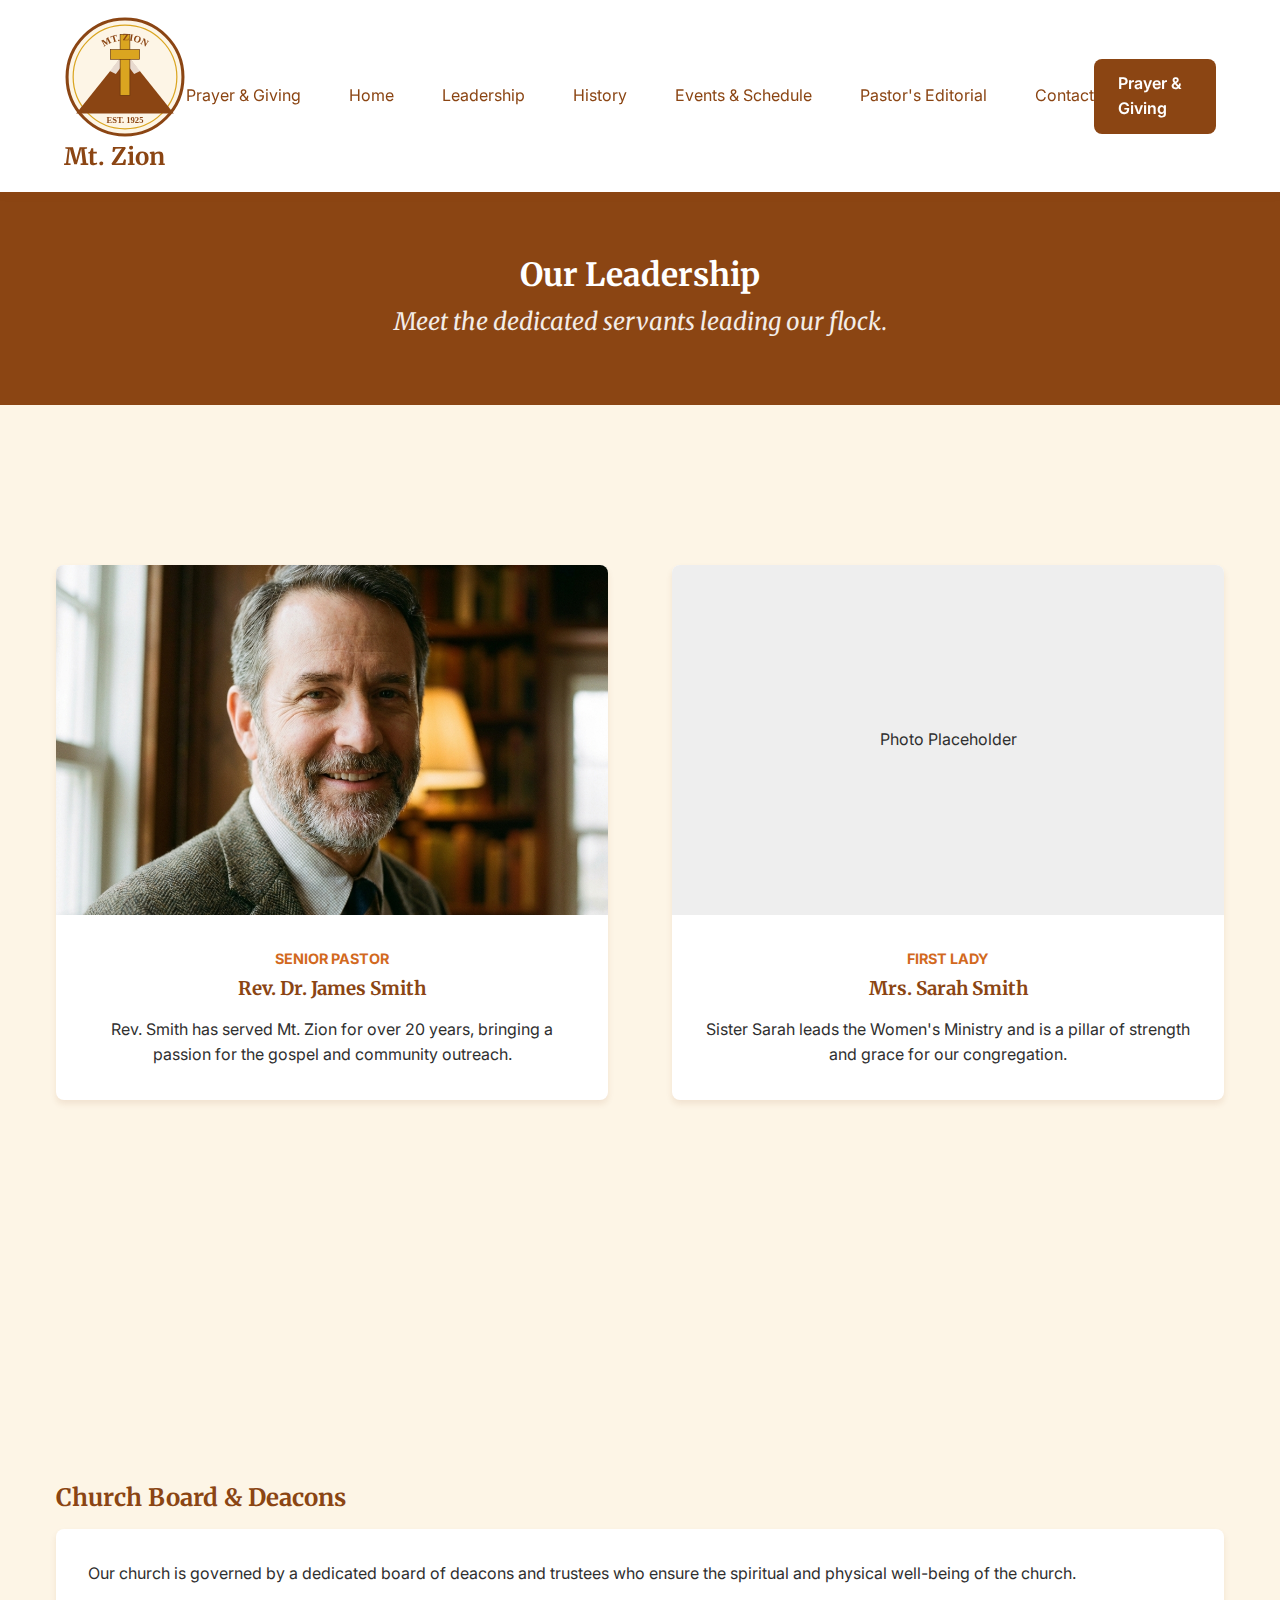
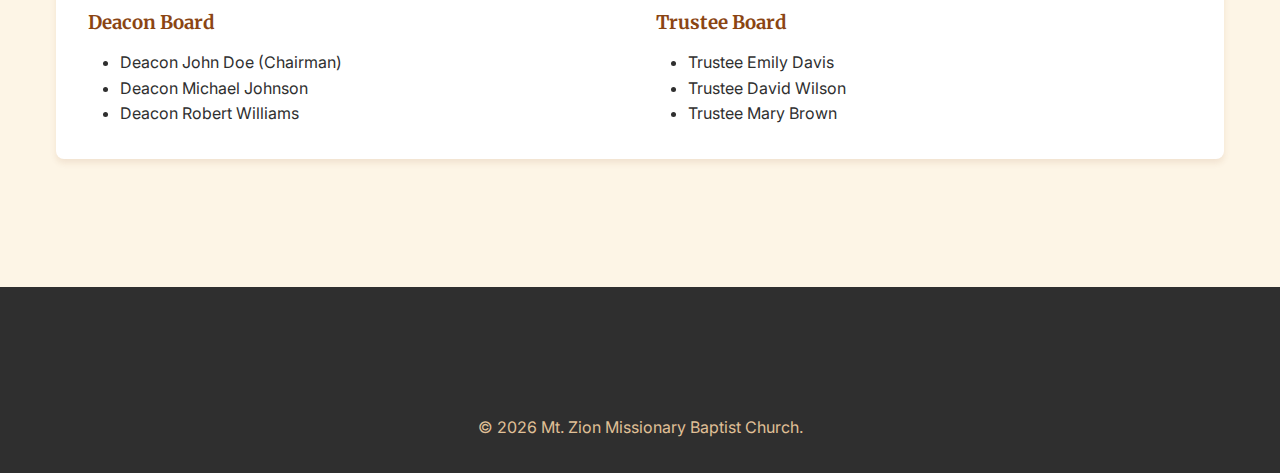
<file: leadership.html>
<!DOCTYPE html>
<html lang="en">

<head>
    <meta charset="UTF-8">
    <meta name="viewport" content="width=device-width, initial-scale=1.0">
    <title>Leadership | Mt. Zion Missionary Baptist Church</title>
    <meta name="description"
        content="Meet the leadership team at Mt. Zion Missionary Baptist Church. dedicated to shepherding our congregation.">
    <link rel="icon" type="image/svg+xml" href="assets/logo.svg">

    <!-- Open Graph -->
    <meta property="og:type" content="article">
    <meta property="og:url" content="https://www.mzmbchurch.org/leadership.html">
    <meta property="og:title" content="Leadership - Mt. Zion MBC">
    <meta property="og:description" content="Meet our Pastor and Deacons who lead us in service and faith.">
    <meta property="og:image" content="assets/pastor_placeholder.png">
    <link
        href="https://fonts.googleapis.com/css2?family=Inter:wght@400;500;600&family=Merriweather:wght@400;700&display=swap"
        rel="stylesheet">
    <link rel="stylesheet" href="styles.css">
    <style>
        /* Internal Page Styles */
        /* .page-header moved to styles.css */

        .bios-grid {
            display: grid;
            grid-template-columns: repeat(auto-fit, minmax(300px, 1fr));
            gap: var(--spacing-lg);
            margin-bottom: var(--spacing-xl);
        }

        .bio-card {
            background: white;
            border-radius: var(--radius-md);
            overflow: hidden;
            box-shadow: var(--shadow-card);
            text-align: center;
        }

        .bio-image {
            width: 100%;
            height: 350px;
            object-fit: cover;
            background-color: #ddd;
            /* fallback */
        }

        .bio-content {
            padding: var(--spacing-md);
        }

        .bio-role {
            color: var(--color-secondary);
            font-weight: 700;
            text-transform: uppercase;
            font-size: 0.9rem;
            margin-bottom: var(--spacing-xs);
        }

        .board-list {
            list-style: disc;
            padding-left: 2rem;
        }
    </style>
</head>

<body>
    <nav class="navbar">
        <div class="container nav-container">
            <a href="index.html" class="logo">
                <img src="assets/logo.svg" alt="Mt. Zion MBC Logo">
                <span>Mt. Zion</span>
            </a>
            <button class="nav-toggle">☰</button>
            <ul class="nav-links">
                <!-- Links Centered -->
                <li class="nav-item-giving"><a href="giving.html">Prayer & Giving</a></li>
                <li><a href="index.html">Home</a></li>
                <li><a href="leadership.html" class="active">Leadership</a></li>
                <li><a href="history.html">History</a></li>
                <li><a href="events.html">Events & Schedule</a></li>
                <li><a href="editorial.html">Pastor's Editorial</a></li>
                <li><a href="contact.html">Contact</a></li>

            </ul>
            <a href="giving.html" class="btn btn-primary nav-btn desktop-only">Prayer & Giving</a>
        </div>
    </nav>

    <header class="page-header text-center">
        <div class="container">
            <h1>Our Leadership</h1>
            <p>Meet the dedicated servants leading our flock.</p>
        </div>
    </header>

    <main class="container">
        <!-- Pastor & Wife -->
        <section class="section">
            <div class="bios-grid">
                <article class="bio-card">
                    <img src="assets/pastor_placeholder.png" alt="Pastor" class="bio-image">
                    <div class="bio-content">
                        <div class="bio-role">Senior Pastor</div>
                        <h3>Rev. Dr. James Smith</h3>
                        <p>Rev. Smith has served Mt. Zion for over 20 years, bringing a passion for the gospel and
                            community outreach.</p>
                    </div>
                </article>
                <article class="bio-card">
                    <div class="bio-image"
                        style="background-color: #EEE; display:flex; align-items:center; justify-content:center;">Photo
                        Placeholder</div>
                    <div class="bio-content">
                        <div class="bio-role">First Lady</div>
                        <h3>Mrs. Sarah Smith</h3>
                        <p>Sister Sarah leads the Women's Ministry and is a pillar of strength and grace for our
                            congregation.</p>
                    </div>
                </article>
            </div>
        </section>

        <!-- Board Members -->
        <section class="section">
            <h2>Church Board & Deacons</h2>
            <div class="bio-card" style="padding: var(--spacing-md); text-align: left;">
                <p>Our church is governed by a dedicated board of deacons and trustees who ensure the spiritual and
                    physical well-being of the church.</p>
                <br>
                <div style="display: grid; grid-template-columns: 1fr 1fr; gap: var(--spacing-md);">
                    <div>
                        <h3>Deacon Board</h3>
                        <ul class="board-list">
                            <li>Deacon John Doe (Chairman)</li>
                            <li>Deacon Michael Johnson</li>
                            <li>Deacon Robert Williams</li>
                        </ul>
                    </div>
                    <div>
                        <h3>Trustee Board</h3>
                        <ul class="board-list">
                            <li>Trustee Emily Davis</li>
                            <li>Trustee David Wilson</li>
                            <li>Trustee Mary Brown</li>
                        </ul>
                    </div>
                </div>
            </div>
        </section>
    </main>

    <footer class="footer">
        <div class="container text-center">
            <p>&copy; <span id="current-year"></span> Mt. Zion Missionary Baptist Church.</p>
        </div>
    </footer>
    <script src="script.js"></script>
</body>

</html>
</file>
<file: styles.css>
/* Global Variables & Theme */
:root {
    /* Color Palette - Warm & Authentic */
    --color-primary: #8B4513;
    /* SaddleBrown - Earthy, warm */
    --color-secondary: #D2691E;
    /* Chocolate/Terracotta */
    --color-accent: #DAA520;
    /* GoldenRod - Welcoming highlight */
    --color-background: #FDF5E6;
    /* OldLace - Warm cream background */
    --color-surface: #FFFFFF;
    /* Pure white for cards to pop against cream */
    --color-text-main: #2F2F2F;
    /* Soft charcoal for high contrast without harshness */
    --color-text-muted: #5F5F5F;
    --color-border: #E0C097;

    /* Typography */
    --font-heading: 'Merriweather', serif;
    --font-body: 'Inter', sans-serif;

    /* Spacing */
    --spacing-xs: 0.5rem;
    --spacing-sm: 1rem;
    --spacing-md: 2rem;
    --spacing-lg: 4rem;
    --spacing-xl: 8rem;

    /* Shadows & Radius */
    --shadow-card: 0 4px 6px rgba(139, 69, 19, 0.1);
    --shadow-hover: 0 10px 15px rgba(139, 69, 19, 0.15);
    --radius-md: 8px;
    --radius-lg: 16px;
}

/* Reset & Base Styles */
* {
    margin: 0;
    padding: 0;
    box-sizing: border-box;
}

body {
    font-family: var(--font-body);
    background-color: var(--color-background);
    color: var(--color-text-main);
    line-height: 1.6;
}

h1,
h2,
h3,
h4,
h5,
h6 {
    font-family: var(--font-heading);
    color: var(--color-primary);
    margin-bottom: var(--spacing-sm);
    line-height: 1.2;
}

a {
    text-decoration: none;
    color: var(--color-primary);
    transition: color 0.3s ease;
}

a:hover {
    color: var(--color-secondary);
}

img {
    max-width: 100%;
    height: auto;
    display: block;
}

ul {
    list-style: none;
}

/* Utilities */
.container {
    max-width: 1200px;
    margin: 0 auto;
    padding: 0 var(--spacing-sm);
}

.text-center {
    text-align: center;
}

.btn {
    display: inline-block;
    padding: 0.75rem 1.5rem;
    border-radius: var(--radius-md);
    font-weight: 600;
    cursor: pointer;
    border: none;
    transition: all 0.3s ease;
}

.btn-primary {
    background-color: var(--color-primary);
    color: white;
}

.btn-primary:hover {
    background-color: var(--color-secondary);
    color: white;
    /* Ensure text remains visible */
    transform: translateY(-2px);
}

.btn-outline {
    border: 2px solid var(--color-primary);
    color: var(--color-primary);
    background: transparent;
}

.btn-outline:hover {
    background-color: var(--color-primary);
    color: white;
}

/* Navigation */
.navbar {
    background-color: var(--color-surface);
    box-shadow: var(--shadow-card);
    position: sticky;
    top: 0;
    z-index: 1000;
    padding: var(--spacing-sm) 0;
}

.nav-container {
    /* Override standard container to use more width for header */
    max-width: 95%;
    /* Push logo and button further out */
    margin: 0 auto;
    padding: 0 var(--spacing-md);

    display: grid;
    grid-template-columns: 1fr auto 1fr;
    /* SYMMETRY: Left (Logo), Center (Nav), Right (Button) */
    align-items: center;
}

.logo {
    font-family: var(--font-heading);
    font-size: 1.5rem;
    font-weight: 700;
    color: var(--color-primary);
    justify-self: start;
    /* Push to far left */
}

.nav-links {
    display: flex;
    gap: 3rem;
    /* Increased from 2rem for better separation */
    justify-self: center;
    /* Push to center */
}

.nav-btn.desktop-only {
    justify-self: end;
    /* Push to far right */
}

.nav-toggle {
    display: none;
}

/* Mobile Nav Structure */
@media (max-width: 900px) {

    /* Increased break point for better safety */
    .nav-container {
        display: flex;
        justify-content: space-between;
    }

    .nav-links,
    .nav-btn.desktop-only {
        display: none;
        /* Hide standard nav and button on mobile */
    }

    .nav-toggle {
        display: block;
        font-size: 1.5rem;
        cursor: pointer;
        padding: 0.5rem;
    }

    /* Mobile Menu Dropdown */
    .nav-links.active {
        display: flex;
        position: absolute;
        top: 100%;
        left: 0;
        right: 0;
        background: var(--color-surface);
        flex-direction: column;
        padding: var(--spacing-md);
        box-shadow: var(--shadow-card);
        text-align: center;
        z-index: 999;
    }

    /* Re-add button inside mobile menu via JS or just simple link? 
       Actually, since I removed the button from the list in HTML, 
       I need to ensure the mobile menu still has a way to get to Giving.
       I will handle this by adding a specific mobile-only link in the HTML or 
       just accepting that 'desktop-only' hides it and I need to add it back 
       to the list for mobile only. 
       
       Better approach: I removed it from the UL in the batch script. 
       I should add a "Giving" link back to the list that is MOBILE ONLY? 
       Or just keep it simple.
    */
}


/* ... (Previous Styles) ... */

/* Hero Section */
.hero {
    position: relative;
    height: 80vh;
    min-height: 500px;
    background-image: url('assets/hero.jpg');
    background-size: cover;
    background-position: center;
    background-repeat: no-repeat;
    display: flex;
    align-items: center;
    justify-content: center;
    color: white;
}

.hero-overlay {
    position: absolute;
    top: 0;
    left: 0;
    width: 100%;
    height: 100%;
    background: linear-gradient(rgba(0, 0, 0, 0.3), rgba(60, 30, 0, 0.7));
    /* Warm dark overlay */
    z-index: 1;
}

.hero-content {
    position: relative;
    z-index: 2;
    padding: var(--spacing-md);
}

.hero h1 {
    font-size: 3rem;
    color: white;
    /* Override default heading color for hero */
    text-shadow: 0 2px 4px rgba(0, 0, 0, 0.5);
    margin-bottom: var(--spacing-xs);
}

.mission-statement {
    font-size: 1.5rem;
    font-style: italic;
    font-family: var(--font-heading);
    /* Serif for mission */
    margin-bottom: var(--spacing-lg);
    text-shadow: 0 1px 2px rgba(0, 0, 0, 0.5);
}

.hero-buttons {
    display: flex;
    gap: var(--spacing-md);
    justify-content: center;
    flex-wrap: wrap;
}

.btn-outline-light {
    border: 2px solid white;
    color: white;
    padding: 0.75rem 1.5rem;
    border-radius: var(--radius-md);
    font-weight: 600;
}

.btn-outline-light:hover {
    background-color: white;
    color: var(--color-primary);
}

/* Sections General */
.section {
    padding: var(--spacing-xl) 0;
}

.section-welcome {
    background-color: var(--color-background);
}

.lead-text {
    font-size: 1.25rem;
    color: var(--color-text-muted);
    max-width: 800px;
    margin: 0 auto;
}

/* Services Grid */
.section-services {
    background-color: white;
}

.services-grid {
    display: grid;
    grid-template-columns: repeat(auto-fit, minmax(300px, 1fr));
    gap: var(--spacing-md);
    margin-top: var(--spacing-lg);
}

.service-card {
    background: var(--color-background);
    padding: var(--spacing-md);
    border-radius: var(--radius-md);
    text-align: center;
    border: 1px solid var(--color-border);
    transition: transform 0.3s ease;
}

.service-card:hover {
    transform: translateY(-5px);
    box-shadow: var(--shadow-hover);
}

.service-card.highlight {
    background-color: var(--color-primary);
    color: white;
    border: none;
}

.service-card.highlight h3,
.service-card.highlight .time,
.service-card.highlight .details {
    color: white;
}

.service-card h3 {
    font-size: 1.5rem;
    margin-bottom: var(--spacing-xs);
}

.service-card .time {
    font-weight: 700;
    font-size: 1.2rem;
    color: var(--color-secondary);
    margin-bottom: var(--spacing-xs);
}

/* Events Preview */
.section-events-preview {
    background-color: var(--color-background);
}

.section-header {
    display: flex;
    justify-content: space-between;
    align-items: center;
    margin-bottom: var(--spacing-md);
}

.link-arrow {
    font-weight: 600;
    display: flex;
    align-items: center;
}

.events-grid {
    display: grid;
    grid-template-columns: repeat(auto-fit, minmax(350px, 1fr));
    gap: var(--spacing-md);
}

.event-card {
    background: white;
    border-radius: var(--radius-md);
    overflow: hidden;
    box-shadow: var(--shadow-card);
    transition: box-shadow 0.3s ease;
}

.event-card:hover {
    box-shadow: var(--shadow-hover);
}

.event-image img {
    width: 100%;
    height: 200px;
    object-fit: cover;
}

.event-details {
    padding: var(--spacing-md);
}

.event-date {
    display: inline-block;
    background-color: var(--color-accent);
    color: var(--color-primary);
    padding: 0.25rem 0.75rem;
    border-radius: var(--radius-md);
    font-size: 0.85rem;
    font-weight: 700;
    margin-bottom: var(--spacing-xs);
}

.read-more {
    display: inline-block;
    margin-top: var(--spacing-sm);
    font-weight: 600;
}

/* Footer */
.footer {
    background-color: #2F2F2F;
    /* Dark charcoal */
    color: #E0C097;
    padding-top: var(--spacing-xl);
    padding-bottom: var(--spacing-md);
}

.footer-content {
    display: grid;
    grid-template-columns: repeat(auto-fit, minmax(250px, 1fr));
    gap: var(--spacing-lg);
    margin-bottom: var(--spacing-lg);
}

.footer h4 {
    color: white;
    margin-bottom: var(--spacing-md);
}

.footer ul li {
    margin-bottom: 0.5rem;
}

.footer a {
    color: #E0C097;
}

.footer a:hover {
    color: var(--color-accent);
}

.footer-bottom {
    border-top: 1px solid #444;
    padding-top: var(--spacing-md);
    color: #888;
    font-size: 0.9rem;
}

/* Mobile Tweaks */
@media (max-width: 768px) {
    .section-header {
        flex-direction: column;
        align-items: flex-start;
        gap: var(--spacing-sm);
    }

    .hero {
        height: 60vh;
    }

    .hero h1 {
        font-size: 2rem;
    }
}

/* Utility for mobile menu items */
.mobile-only {
    display: none;
}

@media (max-width: 900px) {
    .mobile-only {
        display: block;
    }
}

/* Page Headers (Global) */
.page-header {
    background-color: var(--color-primary);
    color: white;
    padding: var(--spacing-lg) 0;
    margin-bottom: var(--spacing-md);
}

.page-header h1 {
    color: white;
    margin-bottom: var(--spacing-xs);
}

.page-header p {
    font-size: 1.5rem;
    font-family: var(--font-heading);
    font-style: italic;
    opacity: 0.9;
}
</file>
